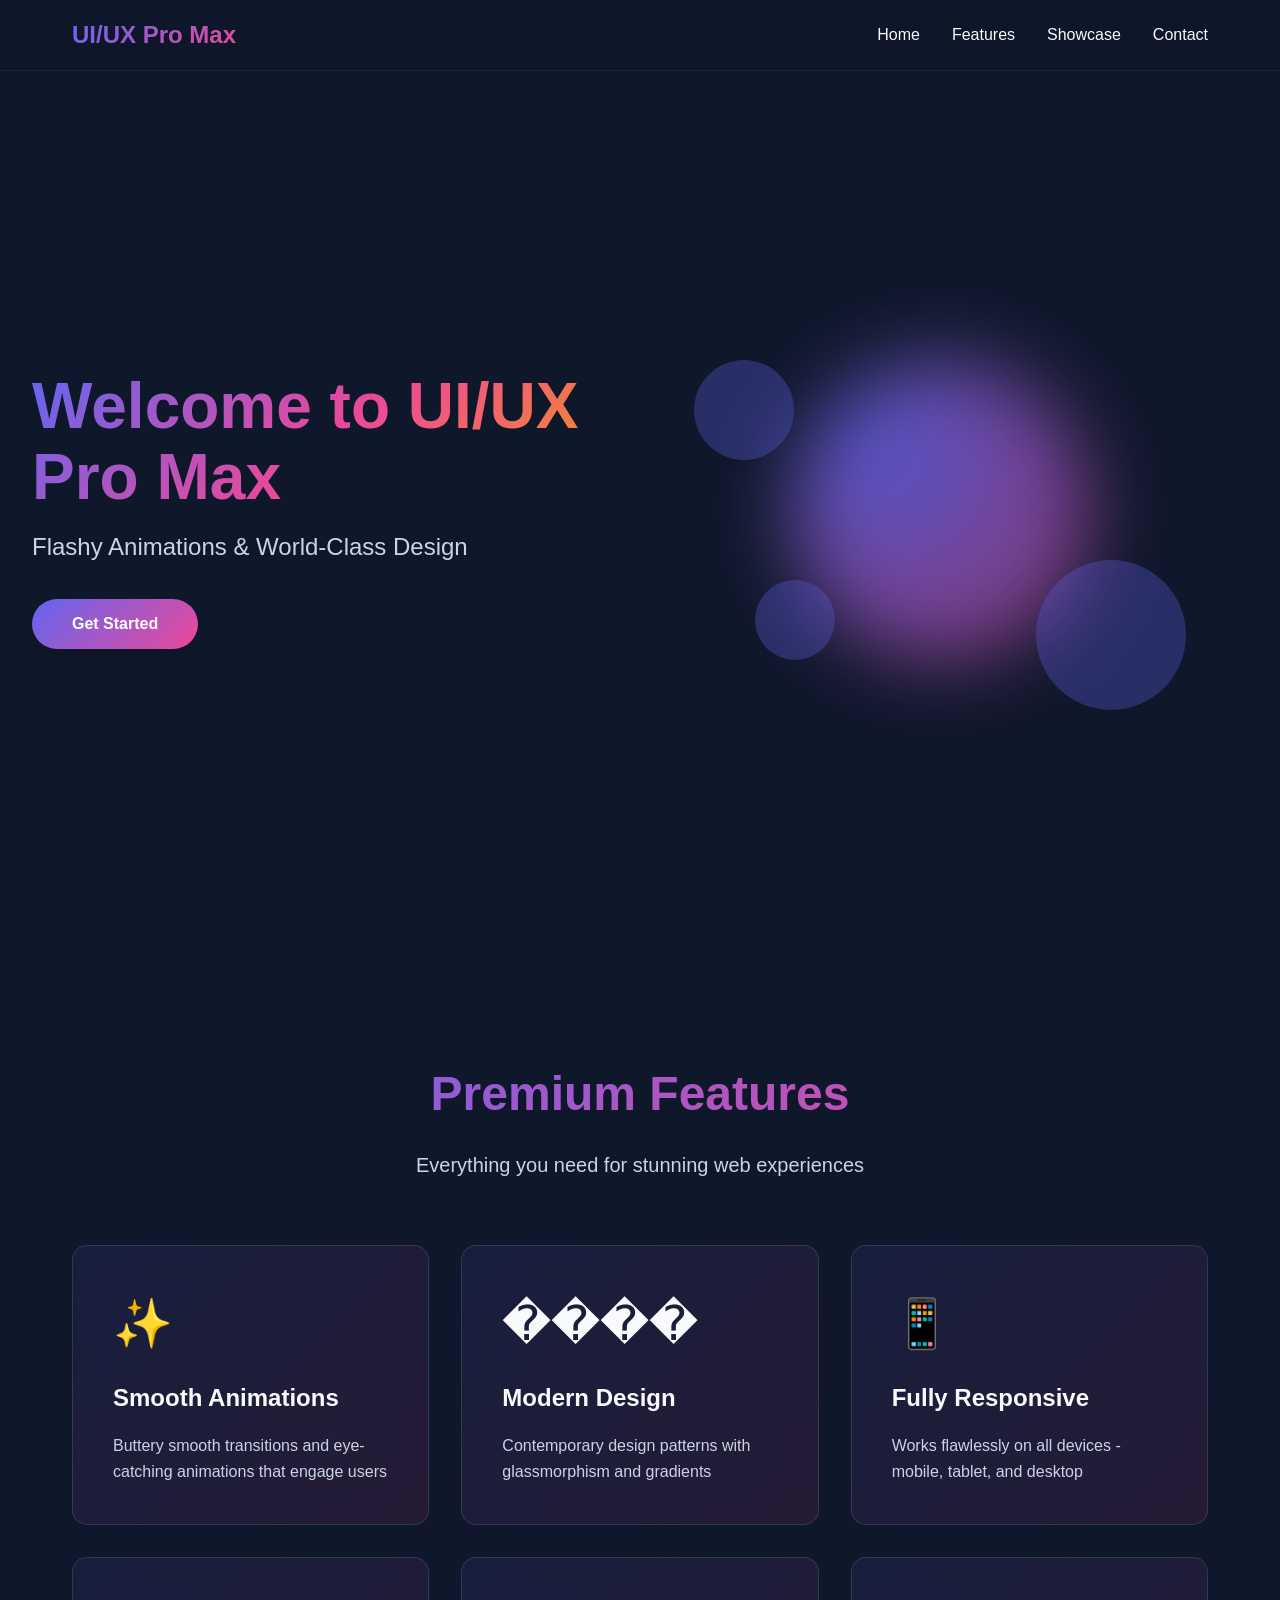
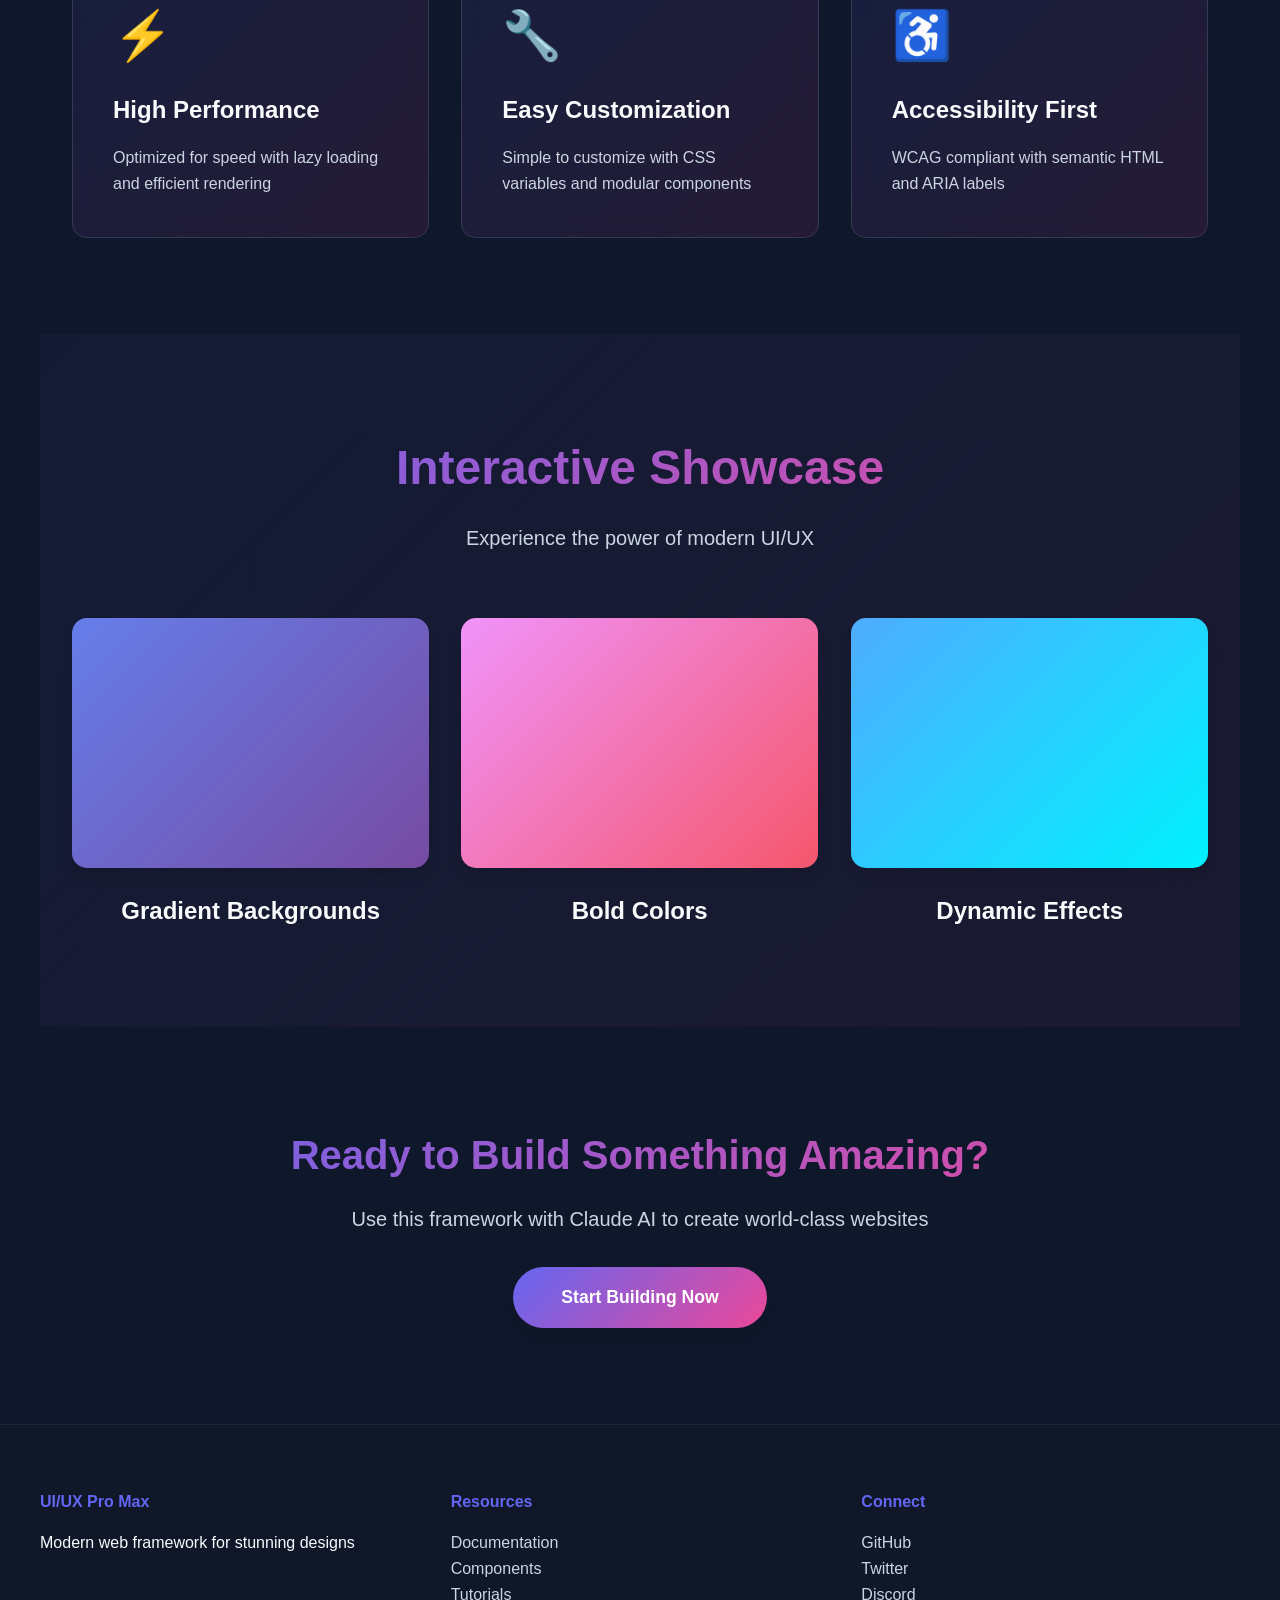
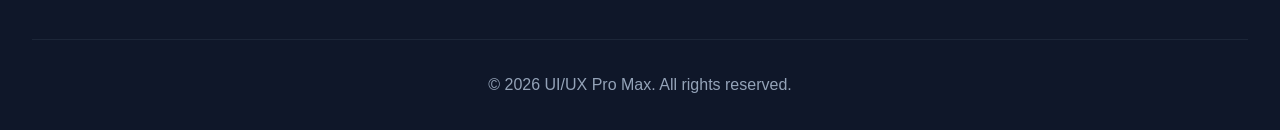
<file: index.html>
<!DOCTYPE html>
<html lang="en">
<head>
    <meta charset="UTF-8">
    <meta name="viewport" content="width=device-width, initial-scale=1.0">
    <title>UI/UX Pro Max - Modern Web Framework</title>
    <link rel="stylesheet" href="styles/main.css">
    <link rel="stylesheet" href="styles/animations.css">
</head>
<body>
    <!-- Navigation -->
    <nav class="navbar">
        <div class="nav-container">
            <div class="logo" data-aos="fade-right">UI/UX Pro Max</div>
            <ul class="nav-menu">
                <li><a href="#hero" class="nav-link">Home</a></li>
                <li><a href="#features" class="nav-link">Features</a></li>
                <li><a href="#showcase" class="nav-link">Showcase</a></li>
                <li><a href="#contact" class="nav-link">Contact</a></li>
            </ul>
            <div class="hamburger">
                <span></span>
                <span></span>
                <span></span>
            </div>
        </div>
    </nav>

    <!-- Hero Section -->
    <section id="hero" class="hero">
        <div class="hero-content">
            <h1 class="hero-title" data-aos="fade-up">Welcome to UI/UX Pro Max</h1>
            <p class="hero-subtitle" data-aos="fade-up" data-aos-delay="200">Flashy Animations & World-Class Design</p>
            <button class="cta-button" data-aos="fade-up" data-aos-delay="400">Get Started</button>
        </div>
        <div class="hero-animation">
            <div class="animated-sphere"></div>
            <div class="floating-shape shape-1"></div>
            <div class="floating-shape shape-2"></div>
            <div class="floating-shape shape-3"></div>
        </div>
    </section>

    <!-- Features Section -->
    <section id="features" class="features">
        <div class="section-header" data-aos="fade-up">
            <h2>Premium Features</h2>
            <p>Everything you need for stunning web experiences</p>
        </div>
        <div class="features-grid">
            <div class="feature-card" data-aos="fade-up" data-aos-delay="0">
                <div class="feature-icon">✨</div>
                <h3>Smooth Animations</h3>
                <p>Buttery smooth transitions and eye-catching animations that engage users</p>
            </div>
            <div class="feature-card" data-aos="fade-up" data-aos-delay="100">
                <div class="feature-icon">����</div>
                <h3>Modern Design</h3>
                <p>Contemporary design patterns with glassmorphism and gradients</p>
            </div>
            <div class="feature-card" data-aos="fade-up" data-aos-delay="200">
                <div class="feature-icon">📱</div>
                <h3>Fully Responsive</h3>
                <p>Works flawlessly on all devices - mobile, tablet, and desktop</p>
            </div>
            <div class="feature-card" data-aos="fade-up" data-aos-delay="300">
                <div class="feature-icon">⚡</div>
                <h3>High Performance</h3>
                <p>Optimized for speed with lazy loading and efficient rendering</p>
            </div>
            <div class="feature-card" data-aos="fade-up" data-aos-delay="400">
                <div class="feature-icon">🔧</div>
                <h3>Easy Customization</h3>
                <p>Simple to customize with CSS variables and modular components</p>
            </div>
            <div class="feature-card" data-aos="fade-up" data-aos-delay="500">
                <div class="feature-icon">♿</div>
                <h3>Accessibility First</h3>
                <p>WCAG compliant with semantic HTML and ARIA labels</p>
            </div>
        </div>
    </section>

    <!-- Showcase Section -->
    <section id="showcase" class="showcase">
        <div class="section-header" data-aos="fade-up">
            <h2>Interactive Showcase</h2>
            <p>Experience the power of modern UI/UX</p>
        </div>
        <div class="showcase-grid">
            <div class="showcase-item" data-aos="zoom-in">
                <div class="showcase-image gradient-1"></div>
                <h3>Gradient Backgrounds</h3>
            </div>
            <div class="showcase-item" data-aos="zoom-in" data-aos-delay="100">
                <div class="showcase-image gradient-2"></div>
                <h3>Bold Colors</h3>
            </div>
            <div class="showcase-item" data-aos="zoom-in" data-aos-delay="200">
                <div class="showcase-image gradient-3"></div>
                <h3>Dynamic Effects</h3>
            </div>
        </div>
    </section>

    <!-- CTA Section -->
    <section class="cta-section">
        <div class="cta-content" data-aos="fade-up">
            <h2>Ready to Build Something Amazing?</h2>
            <p>Use this framework with Claude AI to create world-class websites</p>
            <button class="cta-button primary">Start Building Now</button>
        </div>
    </section>

    <!-- Footer -->
    <footer id="contact" class="footer">
        <div class="footer-content">
            <div class="footer-section">
                <h4>UI/UX Pro Max</h4>
                <p>Modern web framework for stunning designs</p>
            </div>
            <div class="footer-section">
                <h4>Resources</h4>
                <ul>
                    <li><a href="#">Documentation</a></li>
                    <li><a href="#">Components</a></li>
                    <li><a href="#">Tutorials</a></li>
                </ul>
            </div>
            <div class="footer-section">
                <h4>Connect</h4>
                <ul>
                    <li><a href="#">GitHub</a></li>
                    <li><a href="#">Twitter</a></li>
                    <li><a href="#">Discord</a></li>
                </ul>
            </div>
        </div>
        <div class="footer-bottom">
            <p>&copy; 2026 UI/UX Pro Max. All rights reserved.</p>
        </div>
    </footer>

    <script src="js/animations.js"></script>
    <script src="js/interactions.js"></script>
</body>
</html>
</file>
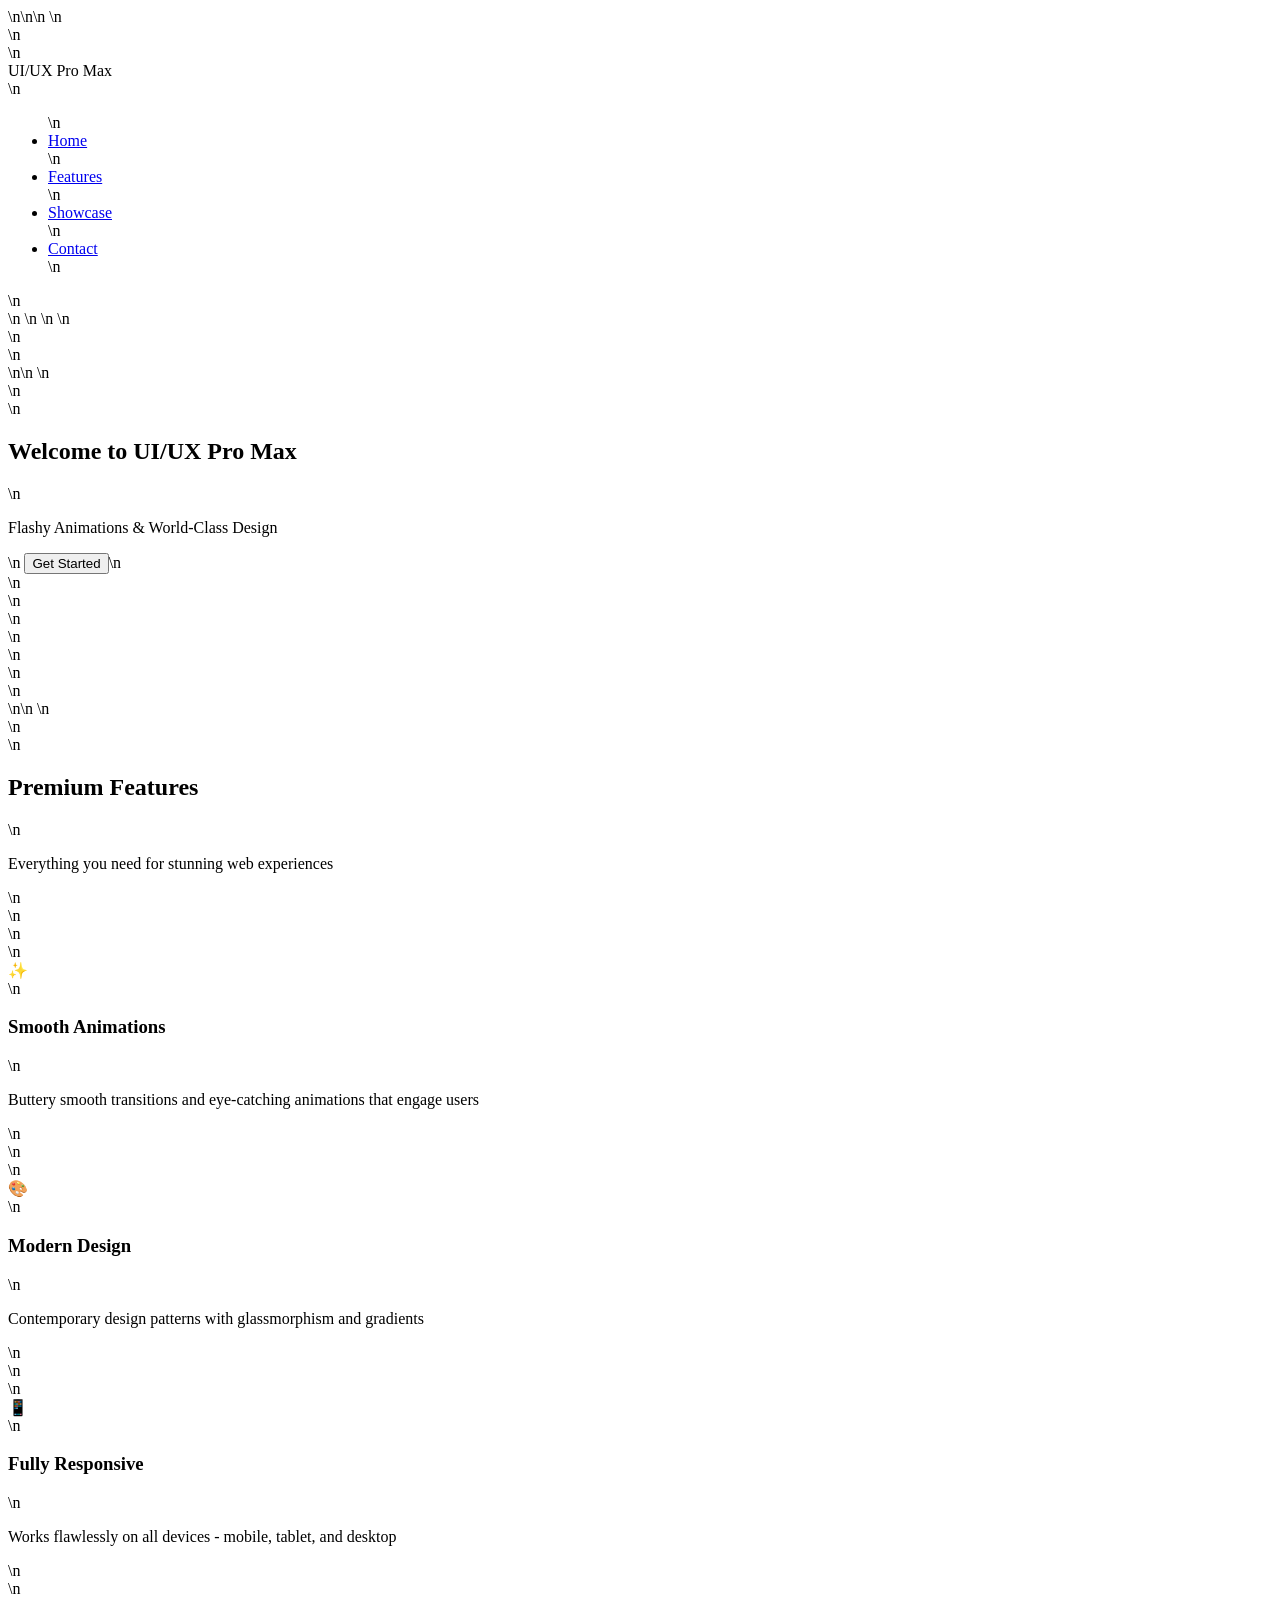
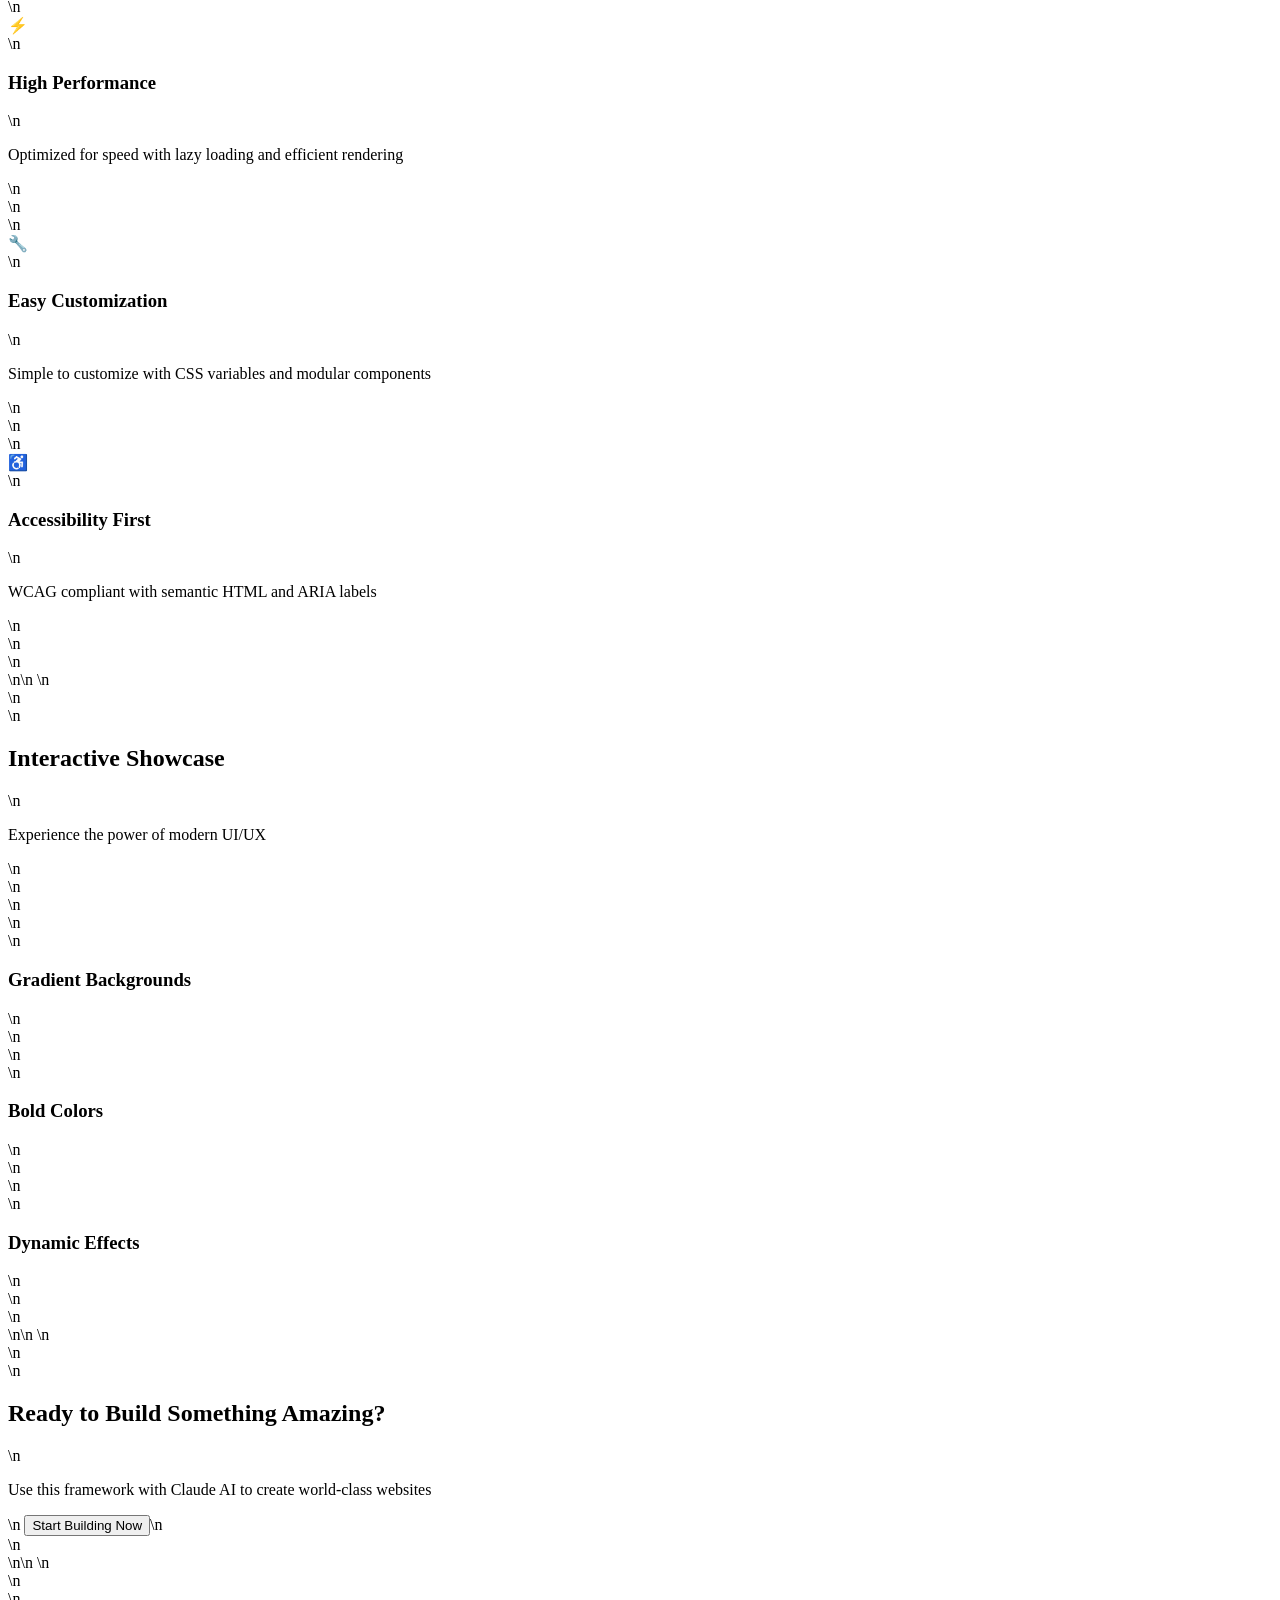
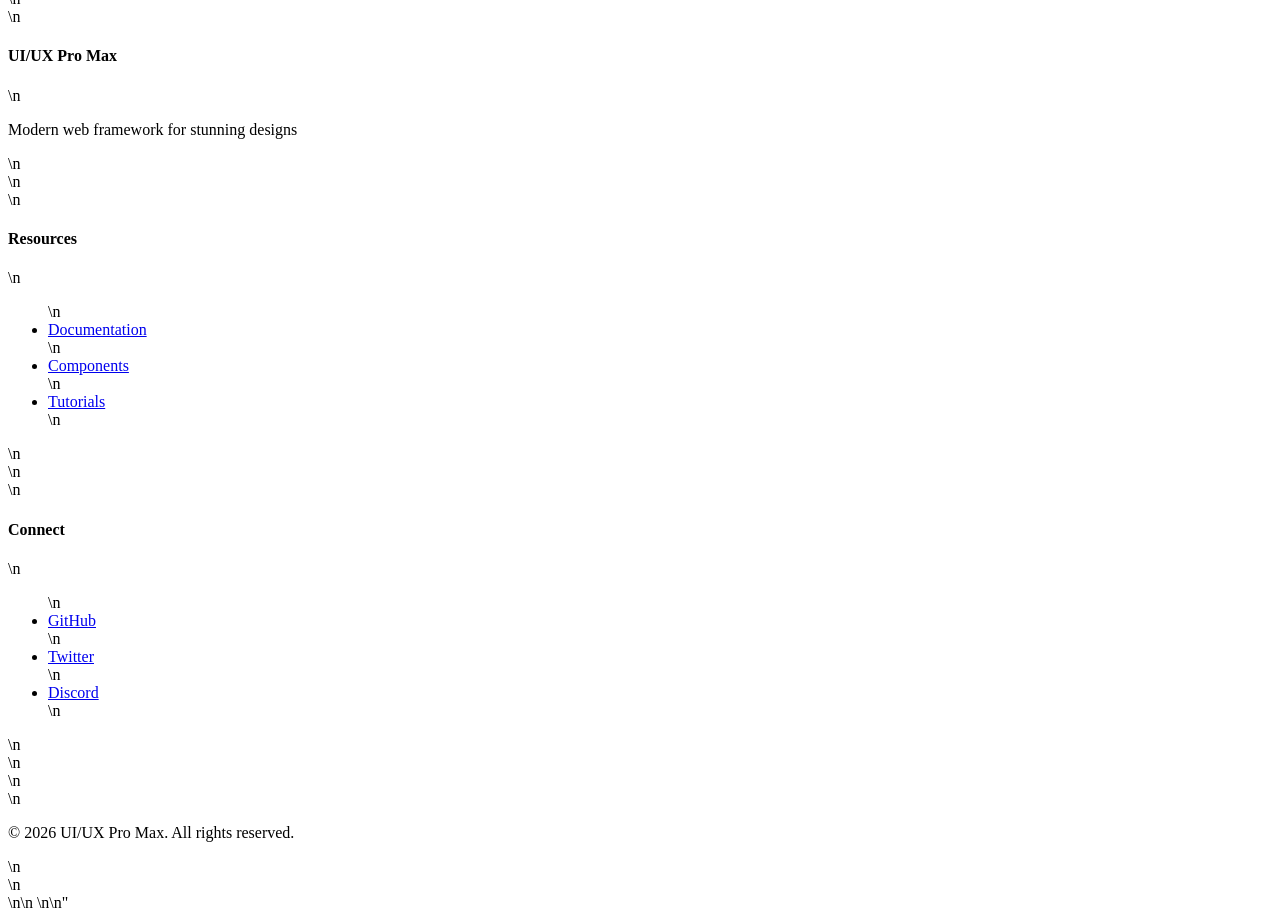
<file: single-page.html>
<!DOCTYPE html>
<html lang="en">
<head>
    <meta charset="UTF-8">
    <meta name="viewport" content="width=device-width, initial-scale=1.0">
    <title>UI/UX Pro Max - Modern Web Framework</title>
    <style>
        /* ============================================
           CORE STYLES & LAYOUT
           ============================================ */
        
        :root {
            --primary-color: #6366f1;
            --secondary-color: #ec4899;
            --accent-color: #f59e0b;
            --dark-bg: #0f172a;
            --light-bg: #f8fafc;
            --text-dark: #1e293b;
            --text-light: #f8fafc;
            --border-color: #e2e8f0;
            --shadow-sm: 0 1px 2px 0 rgba(0, 0, 0, 0.05);
            --shadow-md: 0 4px 6px -1px rgba(0, 0, 0, 0.1);
            --shadow-lg: 0 10px 15px -3px rgba(0, 0, 0, 0.1);
            --shadow-xl: 0 20px 25px -5px rgba(0, 0, 0, 0.1);\n        }\n\n        * {\n            margin: 0;\n            padding: 0;\n            box-sizing: border-box;\n        }\n\n        html {\n            scroll-behavior: smooth;\n        }\n\n        body {\n            font-family: 'Segoe UI', Tahoma, Geneva, Verdana, sans-serif;\n            background-color: var(--dark-bg);\n            color: var(--text-light);\n            line-height: 1.6;\n            overflow-x: hidden;\n        }\n\n        /* ============================================\n           NAVBAR STYLES\n           ============================================ */\n        \n        .navbar {\n            position: fixed;\n            top: 0;\n            width: 100%;\n            background: rgba(15, 23, 42, 0.95);\n            backdrop-filter: blur(10px);\n            border-bottom: 1px solid rgba(148, 163, 184, 0.1);\n            z-index: 1000;\n            padding: 1rem 0;\n        }\n\n        .nav-container {\n            max-width: 1200px;\n            margin: 0 auto;\n            display: flex;\n            justify-content: space-between;\n            align-items: center;\n            padding: 0 2rem;\n        }\n\n        .logo {\n            font-size: 1.5rem;\n            font-weight: 700;\n            background: linear-gradient(135deg, var(--primary-color), var(--secondary-color));\n            -webkit-background-clip: text;\n            -webkit-text-fill-color: transparent;\n            background-clip: text;\n        }\n\n        .nav-menu {\n            display: flex;\n            list-style: none;\n            gap: 2rem;\n        }\n\n        .nav-link {\n            color: var(--text-light);\n            text-decoration: none;\n            font-weight: 500;\n            position: relative;\n            transition: color 0.3s ease;\n        }\n\n        .nav-link::after {\n            content: '';\n            position: absolute;\n            bottom: -5px;\n            left: 0;\n            width: 0;\n            height: 2px;\n            background: linear-gradient(135deg, var(--primary-color), var(--secondary-color));\n            transition: width 0.3s ease;\n        }\n\n        .nav-link:hover::after {\n            width: 100%;\n        }\n\n        .hamburger {\n            display: none;\n            flex-direction: column;\n            cursor: pointer;\n        }\n\n        .hamburger span {\n            width: 25px;\n            height: 3px;\n            background-color: var(--text-light);\n            margin: 5px 0;\n            transition: 0.3s;\n        }\n\n        .hamburger.active span:nth-child(1) {\n            transform: rotate(45deg) translate(10px, 10px);\n        }\n\n        .hamburger.active span:nth-child(2) {\n            opacity: 0;\n        }\n\n        .hamburger.active span:nth-child(3) {\n            transform: rotate(-45deg) translate(7px, -7px);\n        }\n\n        .nav-menu.active {\n            display: flex;\n        }\n\n        /* ============================================\n           ANIMATIONS\n           ============================================ */\n        \n        @keyframes fadeIn {\n            from {\n                opacity: 0;\n            }\n            to {\n                opacity: 1;\n            }\n        }\n\n        @keyframes slideUp {\n            from {\n                transform: translateY(30px);\n                opacity: 0;\n            }\n            to {\n                transform: translateY(0);\n                opacity: 1;\n            }\n        }\n\n        @keyframes slideDown {\n            from {\n                transform: translateY(-30px);\n                opacity: 0;\n            }\n            to {\n                transform: translateY(0);\n                opacity: 1;\n            }\n        }\n\n        @keyframes slideLeft {\n            from {\n                transform: translateX(-30px);\n                opacity: 0;\n            }\n            to {\n                transform: translateX(0);\n                opacity: 1;\n            }\n        }\n\n        @keyframes slideRight {\n            from {\n                transform: translateX(30px);\n                opacity: 0;\n            }\n            to {\n                transform: translateX(0);\n                opacity: 1;\n            }\n        }\n\n        @keyframes zoomIn {\n            from {\n                transform: scale(0.8);\n                opacity: 0;\n            }\n            to {\n                transform: scale(1);\n                opacity: 1;\n            }\n        }\n\n        @keyframes bounce {\n            0%, 100% {\n                transform: translateY(0);\n            }\n            50% {\n                transform: translateY(-20px);\n            }\n        }\n\n        @keyframes pulse {\n            0%, 100% {\n                opacity: 1;\n            }\n            50% {\n                opacity: 0.5;\n            }\n        }\n\n        @keyframes rotate {\n            from {\n                transform: rotate(0deg);\n            }\n            to {\n                transform: rotate(360deg);\n            }\n        }\n\n        @keyframes glow {\n            0%, 100% {\n                box-shadow: 0 0 5px rgba(99, 102, 241, 0.5), 0 0 10px rgba(99, 102, 241, 0.3);\n            }\n            50% {\n                box-shadow: 0 0 20px rgba(99, 102, 241, 0.8), 0 0 30px rgba(99, 102, 241, 0.5);\n            }\n        }\n\n        @keyframes shimmer {\n            0% {\n                background-position: -1000px 0;\n            }\n            100% {\n                background-position: 1000px 0;\n            }\n        }\n\n        @keyframes wave {\n            0%, 100% {\n                transform: rotate(0deg);\n            }\n            25% {\n                transform: rotate(10deg);\n            }\n            75% {\n                transform: rotate(-10deg);\n            }\n        }\n\n        @keyframes flip {\n            from {\n                transform: rotateY(0deg);\n            }\n            to {\n                transform: rotateY(360deg);\n            }\n        }\n\n        @keyframes gradientShift {\n            0% {\n                background-position: 0% 50%;\n            }\n            50% {\n                background-position: 100% 50%;\n            }\n            100% {\n                background-position: 0% 50%;\n            }\n        }\n\n        @keyframes scalePulse {\n            0%, 100% {\n                transform: scale(1);\n            }\n            50% {\n                transform: scale(1.1);\n            }\n        }\n\n        @keyframes float {\n            0%, 100% {\n                transform: translateY(0px);\n            }\n            50% {\n                transform: translateY(-30px);\n            }\n        }\n\n        @keyframes swing {\n            20% {\n                transform: rotate(15deg);\n            }\n            40% {\n                transform: rotate(-10deg);\n            }\n            60% {\n                transform: rotate(5deg);\n            }\n            80% {\n                transform: rotate(-5deg);\n            }\n            100% {\n                transform: rotate(0deg);\n            }\n        }\n\n        @keyframes bounceIn {\n            0% {\n                transform: scale(0);\n                opacity: 0;\n            }\n            50% {\n                opacity: 1;\n            }\n            100% {\n                transform: scale(1);\n                opacity: 1;\n            }\n        }\n\n        @keyframes fadeInUp {\n            from {\n                opacity: 0;\n                transform: translateY(20px);\n            }\n            to {\n                opacity: 1;\n                transform: translateY(0);\n            }\n        }\n\n        @keyframes fadeInDown {\n            from {\n                opacity: 0;\n                transform: translateY(-20px);\n            }\n            to {\n                opacity: 1;\n                transform: translateY(0);\n            }\n        }\n\n        .animate-fadeIn {\n            animation: fadeIn 0.6s ease-in-out;\n        }\n\n        .animate-slideUp {\n            animation: slideUp 0.6s ease-out;\n        }\n\n        .animate-slideDown {\n            animation: slideDown 0.6s ease-out;\n        }\n\n        .animate-zoomIn {\n            animation: zoomIn 0.6s ease-out;\n        }\n\n        .animate-bounce {\n            animation: bounce 1s ease-in-out infinite;\n        }\n\n        .animate-pulse {\n            animation: pulse 2s ease-in-out infinite;\n        }\n\n        .animate-spin {\n            animation: rotate 2s linear infinite;\n        }\n\n        .animate-glow {\n            animation: glow 2s ease-in-out infinite;\n        }\n\n        .animate-wave {\n            animation: wave 1s ease-in-out infinite;\n        }\n\n        /* ============================================\n           HERO SECTION\n           ============================================ */\n        \n        .hero {\n            min-height: 100vh;\n            display: flex;\n            align-items: center;\n            justify-content: space-between;\n            padding: 2rem;\n            margin-top: 60px;\n            position: relative;\n            overflow: hidden;\n        }\n\n        .hero-content {\n            flex: 1;\n            z-index: 10;\n            max-width: 600px;\n        }\n\n        .hero-title {\n            font-size: 4rem;\n            font-weight: 800;\n            margin-bottom: 1rem;\n            line-height: 1.1;\n            background: linear-gradient(135deg, var(--primary-color), var(--secondary-color), var(--accent-color));\n            -webkit-background-clip: text;\n            -webkit-text-fill-color: transparent;\n            background-clip: text;\n        }\n\n        .hero-subtitle {\n            font-size: 1.5rem;\n            color: #cbd5e1;\n            margin-bottom: 2rem;\n            font-weight: 300;\n        }\n\n        .cta-button {\n            padding: 1rem 2.5rem;\n            font-size: 1rem;\n            font-weight: 600;\n            border: none;\n            border-radius: 50px;\n            background: linear-gradient(135deg, var(--primary-color), var(--secondary-color));\n            color: white;\n            cursor: pointer;\n            transition: all 0.3s ease;\n            box-shadow: var(--shadow-lg);\n            position: relative;\n            overflow: hidden;\n        }\n\n        .cta-button:hover {\n            transform: translateY(-3px);\n            box-shadow: var(--shadow-xl);\n        }\n\n        .cta-button:active {\n            transform: scale(0.95);\n        }\n\n        .cta-button.primary {\n            padding: 1.25rem 3rem;\n            font-size: 1.1rem;\n        }\n\n        .hero-animation {\n            flex: 1;\n            position: relative;\n            height: 500px;\n        }\n\n        .animated-sphere {\n            position: absolute;\n            width: 300px;\n            height: 300px;\n            border-radius: 50%;\n            background: radial-gradient(circle at 30% 30%, rgba(99, 102, 241, 0.8), rgba(236, 72, 153, 0.6));\n            top: 50%;\n            left: 50%;\n            transform: translate(-50%, -50%);\n            animation: float 6s ease-in-out infinite;\n            filter: blur(40px);\n        }\n\n        .floating-shape {\n            position: absolute;\n            border-radius: 50%;\n            background: rgba(99, 102, 241, 0.3);\n            backdrop-filter: blur(10px);\n        }\n\n        .shape-1 {\n            width: 100px;\n            height: 100px;\n            top: 20%;\n            left: 10%;\n            animation: float 8s ease-in-out infinite;\n        }\n\n        .shape-2 {\n            width: 150px;\n            height: 150px;\n            top: 60%;\n            right: 10%;\n            animation: float 10s ease-in-out infinite reverse;\n        }\n\n        .shape-3 {\n            width: 80px;\n            height: 80px;\n            bottom: 20%;\n            left: 20%;\n            animation: float 7s ease-in-out infinite;\n        }\n\n        /* ============================================\n           FEATURES SECTION\n           ============================================ */\n        \n        .features {\n            padding: 6rem 2rem;\n            max-width: 1200px;\n            margin: 0 auto;\n        }\n\n        .section-header {\n            text-align: center;\n            margin-bottom: 4rem;\n        }\n\n        .section-header h2 {\n            font-size: 3rem;\n            margin-bottom: 1rem;\n            background: linear-gradient(135deg, var(--primary-color), var(--secondary-color));\n            -webkit-background-clip: text;\n            -webkit-text-fill-color: transparent;\n            background-clip: text;\n        }\n\n        .section-header p {\n            font-size: 1.25rem;\n            color: #cbd5e1;\n        }\n\n        .features-grid {\n            display: grid;\n            grid-template-columns: repeat(auto-fit, minmax(300px, 1fr));\n            gap: 2rem;\n        }\n\n        .feature-card {\n            padding: 2.5rem;\n            background: linear-gradient(135deg, rgba(99, 102, 241, 0.1), rgba(236, 72, 153, 0.1));\n            border: 1px solid rgba(148, 163, 184, 0.2);\n            border-radius: 15px;\n            backdrop-filter: blur(10px);\n            transition: all 0.3s ease;\n            cursor: pointer;\n            position: relative;\n            overflow: hidden;\n        }\n\n        .feature-card::before {\n            content: '';\n            position: absolute;\n            top: 0;\n            left: -100%;\n            width: 100%;\n            height: 100%;\n            background: linear-gradient(90deg, transparent, rgba(255, 255, 255, 0.1), transparent);\n            transition: left 0.5s ease;\n        }\n\n        .feature-card:hover::before {\n            left: 100%;\n        }\n\n        .feature-card:hover {\n            transform: translateY(-10px);\n            border-color: var(--primary-color);\n            box-shadow: 0 0 20px rgba(99, 102, 241, 0.3);\n        }\n\n        .feature-icon {\n            font-size: 3rem;\n            margin-bottom: 1rem;\n        }\n\n        .feature-card h3 {\n            font-size: 1.5rem;\n            margin-bottom: 1rem;\n        }\n\n        .feature-card p {\n            color: #cbd5e1;\n            line-height: 1.6;\n        }\n\n        /* ============================================\n           SHOWCASE SECTION\n           ============================================ */\n        \n        .showcase {\n            padding: 6rem 2rem;\n            background: linear-gradient(135deg, rgba(99, 102, 241, 0.05), rgba(236, 72, 153, 0.05));\n            max-width: 1200px;\n            margin: 0 auto;\n        }\n\n        .showcase-grid {\n            display: grid;\n            grid-template-columns: repeat(auto-fit, minmax(250px, 1fr));\n            gap: 2rem;\n            margin-top: 3rem;\n        }\n\n        .showcase-item {\n            text-align: center;\n            cursor: pointer;\n        }\n\n        .showcase-image {\n            width: 100%;\n            height: 250px;\n            border-radius: 15px;\n            margin-bottom: 1.5rem;\n            transition: all 0.3s ease;\n            box-shadow: var(--shadow-lg);\n        }\n\n        .showcase-item:hover .showcase-image {\n            transform: scale(1.05) rotate(2deg);\n            box-shadow: var(--shadow-xl);\n        }\n\n        .gradient-1 {\n            background: linear-gradient(135deg, #667eea 0%, #764ba2 100%);\n        }\n\n        .gradient-2 {\n            background: linear-gradient(135deg, #f093fb 0%, #f5576c 100%);\n        }\n\n        .gradient-3 {\n            background: linear-gradient(135deg, #4facfe 0%, #00f2fe 100%);\n        }\n\n        .showcase-item h3 {\n            font-size: 1.5rem;\n        }\n\n        /* ============================================\n           CTA SECTION\n           ============================================ */\n        \n        .cta-section {\n            padding: 6rem 2rem;\n            text-align: center;\n        }\n\n        .cta-content h2 {\n            font-size: 2.5rem;\n            margin-bottom: 1rem;\n            background: linear-gradient(135deg, var(--primary-color), var(--secondary-color));\n            -webkit-background-clip: text;\n            -webkit-text-fill-color: transparent;\n            background-clip: text;\n        }\n\n        .cta-content p {\n            font-size: 1.25rem;\n            color: #cbd5e1;\n            margin-bottom: 2rem;\n        }\n\n        /* ============================================\n           FOOTER\n           ============================================ */\n        \n        .footer {\n            background: rgba(15, 23, 42, 0.8);\n            border-top: 1px solid rgba(148, 163, 184, 0.1);\n            padding: 4rem 2rem 2rem;\n        }\n\n        .footer-content {\n            max-width: 1200px;\n            margin: 0 auto;\n            display: grid;\n            grid-template-columns: repeat(auto-fit, minmax(250px, 1fr));\n            gap: 2rem;\n            margin-bottom: 2rem;\n        }\n\n        .footer-section h4 {\n            margin-bottom: 1rem;\n            color: var(--primary-color);\n        }\n\n        .footer-section ul {\n            list-style: none;\n        }\n\n        .footer-section a {\n            color: #cbd5e1;\n            text-decoration: none;\n            transition: color 0.3s ease;\n        }\n\n        .footer-section a:hover {\n            color: var(--primary-color);\n        }\n\n        .footer-bottom {\n            text-align: center;\n            padding-top: 2rem;\n            border-top: 1px solid rgba(148, 163, 184, 0.1);\n            color: #94a3b8;\n        }\n\n        /* ============================================\n           RIPPLE EFFECT\n           ============================================ */\n        \n        .ripple {\n            position: absolute;\n            border-radius: 50%;\n            background: rgba(255, 255, 255, 0.5);\n            transform: scale(0);\n            animation: ripple-animation 0.6s ease-out;\n            pointer-events: none;\n        }\n\n        @keyframes ripple-animation {\n            to {\n                transform: scale(4);\n                opacity: 0;\n            }\n        }\n\n        /* ============================================\n           SCROLL PROGRESS BAR\n           ============================================ */\n        \n        .scroll-progress {\n            position: fixed;\n            top: 0;\n            left: 0;\n            height: 3px;\n            background: linear-gradient(90deg, #6366f1, #ec4899);\n            width: 0%;\n            z-index: 9999;\n            transition: width 0.1s ease;\n        }\n\n        /* ============================================\n           RESPONSIVE DESIGN\n           ============================================ */\n        \n        @media (max-width: 768px) {\n            .hamburger {\n                display: flex;\n            }\n\n            .nav-menu {\n                position: absolute;\n                left: -100%;\n                top: 70px;\n                flex-direction: column;\n                background-color: rgba(15, 23, 42, 0.98);\n                width: 100%;\n                text-align: center;\n                transition: 0.3s;\n                box-shadow: 0 10px 27px rgba(0, 0, 0, 0.05);\n                padding: 2rem 0;\n            }\n\n            .nav-menu.active {\n                left: 0;\n            }\n\n            .nav-menu li {\n                margin: 2rem 0;\n            }\n\n            .hero {\n                flex-direction: column;\n                text-align: center;\n            }\n\n            .hero-title {\n                font-size: 2.5rem;\n            }\n\n            .hero-subtitle {\n                font-size: 1.25rem;\n            }\n\n            .hero-animation {\n                margin-top: 2rem;\n                height: 300px;\n            }\n\n            .section-header h2 {\n                font-size: 2rem;\n            }\n\n            .cta-content h2 {\n                font-size: 1.75rem;\n            }\n        }\n    </style>\n</head>\n<body>\n    <!-- Navigation -->\n    <nav class=\"navbar\">\n        <div class=\"nav-container\">\n            <div class=\"logo\">UI/UX Pro Max</div>\n            <ul class=\"nav-menu\">\n                <li><a href=\"#hero\" class=\"nav-link\">Home</a></li>\n                <li><a href=\"#features\" class=\"nav-link\">Features</a></li>\n                <li><a href=\"#showcase\" class=\"nav-link\">Showcase</a></li>\n                <li><a href=\"#contact\" class=\"nav-link\">Contact</a></li>\n            </ul>\n            <div class=\"hamburger\">\n                <span></span>\n                <span></span>\n                <span></span>\n            </div>\n        </div>\n    </nav>\n\n    <!-- Hero Section -->\n    <section id=\"hero\" class=\"hero\">\n        <div class=\"hero-content\">\n            <h1 class=\"hero-title animate-slideUp\">Welcome to UI/UX Pro Max</h1>\n            <p class=\"hero-subtitle animate-slideUp\" style=\"animation-delay: 200ms;\">Flashy Animations & World-Class Design</p>\n            <button class=\"cta-button animate-slideUp\" style=\"animation-delay: 400ms;\">Get Started</button>\n        </div>\n        <div class=\"hero-animation\">\n            <div class=\"animated-sphere\"></div>\n            <div class=\"floating-shape shape-1\"></div>\n            <div class=\"floating-shape shape-2\"></div>\n            <div class=\"floating-shape shape-3\"></div>\n        </div>\n    </section>\n\n    <!-- Features Section -->\n    <section id=\"features\" class=\"features\">\n        <div class=\"section-header animate-slideUp\">\n            <h2>Premium Features</h2>\n            <p>Everything you need for stunning web experiences</p>\n        </div>\n        <div class=\"features-grid\">\n            <div class=\"feature-card animate-slideUp\" style=\"animation-delay: 0ms;\">\n                <div class=\"feature-icon\">✨</div>\n                <h3>Smooth Animations</h3>\n                <p>Buttery smooth transitions and eye-catching animations that engage users</p>\n            </div>\n            <div class=\"feature-card animate-slideUp\" style=\"animation-delay: 100ms;\">\n                <div class=\"feature-icon\">🎨</div>\n                <h3>Modern Design</h3>\n                <p>Contemporary design patterns with glassmorphism and gradients</p>\n            </div>\n            <div class=\"feature-card animate-slideUp\" style=\"animation-delay: 200ms;\">\n                <div class=\"feature-icon\">📱</div>\n                <h3>Fully Responsive</h3>\n                <p>Works flawlessly on all devices - mobile, tablet, and desktop</p>\n            </div>\n            <div class=\"feature-card animate-slideUp\" style=\"animation-delay: 300ms;\">\n                <div class=\"feature-icon\">⚡</div>\n                <h3>High Performance</h3>\n                <p>Optimized for speed with lazy loading and efficient rendering</p>\n            </div>\n            <div class=\"feature-card animate-slideUp\" style=\"animation-delay: 400ms;\">\n                <div class=\"feature-icon\">🔧</div>\n                <h3>Easy Customization</h3>\n                <p>Simple to customize with CSS variables and modular components</p>\n            </div>\n            <div class=\"feature-card animate-slideUp\" style=\"animation-delay: 500ms;\">\n                <div class=\"feature-icon\">♿</div>\n                <h3>Accessibility First</h3>\n                <p>WCAG compliant with semantic HTML and ARIA labels</p>\n            </div>\n        </div>\n    </section>\n\n    <!-- Showcase Section -->\n    <section id=\"showcase\" class=\"showcase\">\n        <div class=\"section-header animate-slideUp\">\n            <h2>Interactive Showcase</h2>\n            <p>Experience the power of modern UI/UX</p>\n        </div>\n        <div class=\"showcase-grid\">\n            <div class=\"showcase-item animate-zoomIn\" style=\"animation-delay: 0ms;\">\n                <div class=\"showcase-image gradient-1\"></div>\n                <h3>Gradient Backgrounds</h3>\n            </div>\n            <div class=\"showcase-item animate-zoomIn\" style=\"animation-delay: 100ms;\">\n                <div class=\"showcase-image gradient-2\"></div>\n                <h3>Bold Colors</h3>\n            </div>\n            <div class=\"showcase-item animate-zoomIn\" style=\"animation-delay: 200ms;\">\n                <div class=\"showcase-image gradient-3\"></div>\n                <h3>Dynamic Effects</h3>\n            </div>\n        </div>\n    </section>\n\n    <!-- CTA Section -->\n    <section class=\"cta-section\">\n        <div class=\"cta-content animate-slideUp\">\n            <h2>Ready to Build Something Amazing?</h2>\n            <p>Use this framework with Claude AI to create world-class websites</p>\n            <button class=\"cta-button primary\">Start Building Now</button>\n        </div>\n    </section>\n\n    <!-- Footer -->\n    <footer id=\"contact\" class=\"footer\">\n        <div class=\"footer-content\">\n            <div class=\"footer-section\">\n                <h4>UI/UX Pro Max</h4>\n                <p>Modern web framework for stunning designs</p>\n            </div>\n            <div class=\"footer-section\">\n                <h4>Resources</h4>\n                <ul>\n                    <li><a href=\"#\">Documentation</a></li>\n                    <li><a href=\"#\">Components</a></li>\n                    <li><a href=\"#\">Tutorials</a></li>\n                </ul>\n            </div>\n            <div class=\"footer-section\">\n                <h4>Connect</h4>\n                <ul>\n                    <li><a href=\"#\">GitHub</a></li>\n                    <li><a href=\"#\">Twitter</a></li>\n                    <li><a href=\"#\">Discord</a></li>\n                </ul>\n            </div>\n        </div>\n        <div class=\"footer-bottom\">\n            <p>&copy; 2026 UI/UX Pro Max. All rights reserved.</p>\n        </div>\n    </footer>\n\n    <script>\n        // ============================================\n        // ANIMATION OBSERVER\n        // ============================================\n        \n        class AnimationObserver {\n            constructor() {\n                this.observerOptions = {\n                    threshold: 0.1,\n                    rootMargin: '0px 0px -100px 0px'\n                };\n                this.observer = new IntersectionObserver(\n                    this.handleIntersection.bind(this),\n                    this.observerOptions\n                );\n                this.init();\n            }\n\n            init() {\n                const elements = document.querySelectorAll('[data-aos]');\n                elements.forEach(el => this.observer.observe(el));\n            }\n\n            handleIntersection(entries) {\n                entries.forEach(entry => {\n                    if (entry.isIntersecting) {\n                        const animationType = entry.target.getAttribute('data-aos') || 'fade-up';\n                        const delay = entry.target.getAttribute('data-aos-delay') || '0';\n                        this.applyAnimation(entry.target, animationType, delay);\n                        this.observer.unobserve(entry.target);\n                    }\n                });\n            }\n\n            applyAnimation(element, type, delay) {\n                const animationMap = {\n                    'fade-up': 'slideUp',\n                    'fade-down': 'slideDown',\n                    'fade-left': 'slideLeft',\n                    'fade-right': 'slideRight',\n                    'zoom-in': 'zoomIn',\n                    'fade': 'fadeIn'\n                };\n\n                const animation = animationMap[type] || 'slideUp';\n                element.style.animation = `${animation} 0.6s ease-out ${delay}ms forwards`;\n                element.style.opacity = '0';\n                element.style.animationFillMode = 'forwards';\n            }\n        }\n\n        // ============================================\n        // SMOOTH SCROLL\n        // ============================================\n        \n        function setupSmoothScroll() {\n            document.querySelectorAll('a[href^=\"#\"]').forEach(anchor => {\n                anchor.addEventListener('click', function(e) {\n                    e.preventDefault();\n                    const target = document.querySelector(this.getAttribute('href'));\n                    if (target) {\n                        target.scrollIntoView({ behavior: 'smooth', block: 'start' });\n                    }\n                });\n            });\n        }\n\n        // ============================================\n        // PARALLAX EFFECT\n        // ============================================\n        \n        function setupParallax() {\n            const parallaxElements = document.querySelectorAll('.parallax');\n            \n            window.addEventListener('scroll', () => {\n                parallaxElements.forEach(el => {\n                    const scrollPosition = window.pageYOffset;\n                    const elementOffset = el.offsetTop;\n                    const distance = scrollPosition - elementOffset;\n                    el.style.transform = `translateY(${distance * 0.5}px)`;\n                });\n            });\n        }\n\n        // ============================================\n        // MOUSE FOLLOW ANIMATION\n        // ============================================\n        \n        function setupMouseFollow() {\n            const followElement = document.querySelector('.hero-animation');\n            if (!followElement) return;\n\n            document.addEventListener('mousemove', (e) => {\n                const x = (e.clientX / window.innerWidth) * 20;\n                const y = (e.clientY / window.innerHeight) * 20;\n                followElement.style.transform = `translate(${x}px, ${y}px)`;\n            });\n        }\n\n        // ============================================\n        // MOBILE MENU TOGGLE\n        // ============================================\n        \n        function setupMobileMenu() {\n            const hamburger = document.querySelector('.hamburger');\n            const navMenu = document.querySelector('.nav-menu');\n\n            if (!hamburger) return;\n\n            hamburger.addEventListener('click', () => {\n                hamburger.classList.toggle('active');\n                navMenu.classList.toggle('active');\n            });\n\n            navMenu.querySelectorAll('a').forEach(link => {\n                link.addEventListener('click', () => {\n                    hamburger.classList.remove('active');\n                    navMenu.classList.remove('active');\n                });\n            });\n        }\n\n        // ============================================\n        // NAVBAR SCROLL EFFECT\n        // ============================================\n        \n        function setupNavbarScroll() {\n            const navbar = document.querySelector('.navbar');\n            \n            window.addEventListener('scroll', () => {\n                if (window.scrollY > 50) {\n                    navbar.style.background = 'rgba(15, 23, 42, 0.98)';\n                    navbar.style.boxShadow = '0 2px 10px rgba(0, 0, 0, 0.1)';\n                } else {\n                    navbar.style.background = 'rgba(15, 23, 42, 0.95)';\n                    navbar.style.boxShadow = 'none';\n                }\n            });\n        }\n\n        // ============================================\n        // BUTTON EFFECTS\n        // ============================================\n        \n        function setupButtonEffects() {\n            const buttons = document.querySelectorAll('.cta-button');\n            \n            buttons.forEach(button => {\n                button.addEventListener('mousedown', function() {\n                    this.style.transform = 'scale(0.95)';\n                });\n                \n                button.addEventListener('mouseup', function() {\n                    this.style.transform = 'translateY(-3px)';\n                });\n                \n                button.addEventListener('mouseleave', function() {\n                    this.style.transform = 'translateY(0)';\n                });\n            });\n        }\n\n        // ============================================\n        // CARD TILT EFFECT\n        // ============================================\n        \n        function setupCardTilt() {\n            const cards = document.querySelectorAll('.feature-card, .showcase-item');\n            \n            cards.forEach(card => {\n                card.addEventListener('mousemove', function(e) {\n                    const rect = this.getBoundingClientRect();\n                    const x = e.clientX - rect.left;\n                    const y = e.clientY - rect.top;\n                    \n                    const centerX = rect.width / 2;\n                    const centerY = rect.height / 2;\n                    \n                    const rotateX = (y - centerY) / 10;\n                    const rotateY = (centerX - x) / 10;\n                    \n                    this.style.transform = `perspective(1000px) rotateX(${rotateX}deg) rotateY(${rotateY}deg) scale(1.05)`;\n                });\n                \n                card.addEventListener('mouseleave', function() {\n                    this.style.transform = 'perspective(1000px) rotateX(0) rotateY(0) scale(1)';\n                });\n            });\n        }\n\n        // ============================================\n        // SCROLL PROGRESS BAR\n        // ============================================\n        \n        function setupScrollProgress() {\n            const progressBar = document.createElement('div');\n            progressBar.className = 'scroll-progress';\n            document.body.appendChild(progressBar);\n            \n            window.addEventListener('scroll', () => {\n                const windowHeight = document.documentElement.scrollHeight - window.innerHeight;\n                const scrolled = (window.scrollY / windowHeight) * 100;\n                progressBar.style.width = scrolled + '%';\n            });\n        }\n\n        // ============================================\n        // RIPPLE EFFECT\n        // ============================================\n        \n        function setupRippleEffect() {\n            document.addEventListener('click', (e) => {\n                if (e.target.closest('.cta-button')) {\n                    const button = e.target.closest('.cta-button');\n                    const ripple = document.createElement('span');\n                    const rect = button.getBoundingClientRect();\n                    const size = Math.max(rect.width, rect.height);\n                    const x = e.clientX - rect.left - size / 2;\n                    const y = e.clientY - rect.top - size / 2;\n\n                    ripple.style.width = ripple.style.height = size + 'px';\n                    ripple.style.left = x + 'px';\n                    ripple.style.top = y + 'px';\n                    ripple.className = 'ripple';\n\n                    button.appendChild(ripple);\n                    setTimeout(() => ripple.remove(), 600);\n                }\n            });\n        }\n\n        // ============================================\n        // INITIALIZE ALL\n        // ============================================\n        \n        document.addEventListener('DOMContentLoaded', () => {\n            new AnimationObserver();\n            setupSmoothScroll();\n            setupParallax();\n            setupMouseFollow();\n            setupMobileMenu();\n            setupNavbarScroll();\n            setupButtonEffects();\n            setupCardTilt();\n            setupScrollProgress();\n            setupRippleEffect();\n        });\n    </script>\n</body>\n</html>"
</file>
<file: styles/main.css>
:root {
    --primary-color: #6366f1;
    --secondary-color: #ec4899;
    --accent-color: #f59e0b;
    --dark-bg: #0f172a;
    --light-bg: #f8fafc;
    --text-dark: #1e293b;
    --text-light: #f8fafc;
    --border-color: #e2e8f0;
    --shadow-sm: 0 1px 2px 0 rgba(0, 0, 0, 0.05);
    --shadow-md: 0 4px 6px -1px rgba(0, 0, 0, 0.1);
    --shadow-lg: 0 10px 15px -3px rgba(0, 0, 0, 0.1);
    --shadow-xl: 0 20px 25px -5px rgba(0, 0, 0, 0.1);
}

* {
    margin: 0;
    padding: 0;
    box-sizing: border-box;
}

html {
    scroll-behavior: smooth;
}

body {
    font-family: 'Segoe UI', Tahoma, Geneva, Verdana, sans-serif;
    background-color: var(--dark-bg);
    color: var(--text-light);
    line-height: 1.6;
    overflow-x: hidden;
}

/* Navbar */
.navbar {
    position: fixed;
    top: 0;
    width: 100%;
    background: rgba(15, 23, 42, 0.95);
    backdrop-filter: blur(10px);
    border-bottom: 1px solid rgba(148, 163, 184, 0.1);
    z-index: 1000;
    padding: 1rem 0;
}

.nav-container {
    max-width: 1200px;
    margin: 0 auto;
    display: flex;
    justify-content: space-between;
    align-items: center;
    padding: 0 2rem;
}

.logo {
    font-size: 1.5rem;
    font-weight: 700;
    background: linear-gradient(135deg, var(--primary-color), var(--secondary-color));
    -webkit-background-clip: text;
    -webkit-text-fill-color: transparent;
    background-clip: text;
}

.nav-menu {
    display: flex;
    list-style: none;
    gap: 2rem;
}

.nav-link {
    color: var(--text-light);
    text-decoration: none;
    font-weight: 500;
    position: relative;
    transition: color 0.3s ease;
}

.nav-link::after {
    content: '';
    position: absolute;
    bottom: -5px;
    left: 0;
    width: 0;
    height: 2px;
    background: linear-gradient(135deg, var(--primary-color), var(--secondary-color));
    transition: width 0.3s ease;
}

.nav-link:hover::after {
    width: 100%;
}

.hamburger {
    display: none;
    flex-direction: column;
    cursor: pointer;
}

.hamburger span {
    width: 25px;
    height: 3px;
    background-color: var(--text-light);
    margin: 5px 0;
    transition: 0.3s;
}

/* Hero Section */
.hero {
    min-height: 100vh;
    display: flex;
    align-items: center;
    justify-content: space-between;
    padding: 2rem;
    margin-top: 60px;
    position: relative;
    overflow: hidden;
}

.hero-content {
    flex: 1;
    z-index: 10;
    max-width: 600px;
}

.hero-title {
    font-size: 4rem;
    font-weight: 800;
    margin-bottom: 1rem;
    line-height: 1.1;
    background: linear-gradient(135deg, var(--primary-color), var(--secondary-color), var(--accent-color));
    -webkit-background-clip: text;
    -webkit-text-fill-color: transparent;
    background-clip: text;
}

.hero-subtitle {
    font-size: 1.5rem;
    color: #cbd5e1;
    margin-bottom: 2rem;
    font-weight: 300;
}

.cta-button {
    padding: 1rem 2.5rem;
    font-size: 1rem;
    font-weight: 600;
    border: none;
    border-radius: 50px;
    background: linear-gradient(135deg, var(--primary-color), var(--secondary-color));
    color: white;
    cursor: pointer;
    transition: all 0.3s ease;
    box-shadow: var(--shadow-lg);
    position: relative;
    overflow: hidden;
}

.cta-button:hover {
    transform: translateY(-3px);
    box-shadow: var(--shadow-xl);
}

.cta-button.primary {
    padding: 1.25rem 3rem;
    font-size: 1.1rem;
}

/* Hero Animation */
.hero-animation {
    flex: 1;
    position: relative;
    height: 500px;
}

.animated-sphere {
    position: absolute;
    width: 300px;
    height: 300px;
    border-radius: 50%;
    background: radial-gradient(circle at 30% 30%, rgba(99, 102, 241, 0.8), rgba(236, 72, 153, 0.6));
    top: 50%;
    left: 50%;
    transform: translate(-50%, -50%);
    animation: float 6s ease-in-out infinite;
    filter: blur(40px);
}

.floating-shape {
    position: absolute;
    border-radius: 50%;
    background: rgba(99, 102, 241, 0.3);
    backdrop-filter: blur(10px);
}

.shape-1 {
    width: 100px;
    height: 100px;
    top: 20%;
    left: 10%;
    animation: float 8s ease-in-out infinite;
}

.shape-2 {
    width: 150px;
    height: 150px;
    top: 60%;
    right: 10%;
    animation: float 10s ease-in-out infinite reverse;
}

.shape-3 {
    width: 80px;
    height: 80px;
    bottom: 20%;
    left: 20%;
    animation: float 7s ease-in-out infinite;
}

@keyframes float {
    0%, 100% { transform: translateY(0px); }
    50% { transform: translateY(-30px); }
}

/* Features Section */
.features {
    padding: 6rem 2rem;
    max-width: 1200px;
    margin: 0 auto;
}

.section-header {
    text-align: center;
    margin-bottom: 4rem;
}

.section-header h2 {
    font-size: 3rem;
    margin-bottom: 1rem;
    background: linear-gradient(135deg, var(--primary-color), var(--secondary-color));
    -webkit-background-clip: text;
    -webkit-text-fill-color: transparent;
    background-clip: text;
}

.section-header p {
    font-size: 1.25rem;
    color: #cbd5e1;
}

.features-grid {
    display: grid;
    grid-template-columns: repeat(auto-fit, minmax(300px, 1fr));
    gap: 2rem;
}

.feature-card {
    padding: 2.5rem;
    background: linear-gradient(135deg, rgba(99, 102, 241, 0.1), rgba(236, 72, 153, 0.1));
    border: 1px solid rgba(148, 163, 184, 0.2);
    border-radius: 15px;
    backdrop-filter: blur(10px);
    transition: all 0.3s ease;
    cursor: pointer;
    position: relative;
    overflow: hidden;
}

.feature-card::before {
    content: '';
    position: absolute;
    top: 0;
    left: -100%;
    width: 100%;
    height: 100%;
    background: linear-gradient(90deg, transparent, rgba(255, 255, 255, 0.1), transparent);
    transition: left 0.5s ease;
}

.feature-card:hover::before {
    left: 100%;
}

.feature-card:hover {
    transform: translateY(-10px);
    border-color: var(--primary-color);
    box-shadow: 0 0 20px rgba(99, 102, 241, 0.3);
}

.feature-icon {
    font-size: 3rem;
    margin-bottom: 1rem;
}

.feature-card h3 {
    font-size: 1.5rem;
    margin-bottom: 1rem;
}

.feature-card p {
    color: #cbd5e1;
    line-height: 1.6;
}

/* Showcase Section */
.showcase {
    padding: 6rem 2rem;
    background: linear-gradient(135deg, rgba(99, 102, 241, 0.05), rgba(236, 72, 153, 0.05));
    max-width: 1200px;
    margin: 0 auto;
}

.showcase-grid {
    display: grid;
    grid-template-columns: repeat(auto-fit, minmax(250px, 1fr));
    gap: 2rem;
    margin-top: 3rem;
}

.showcase-item {
    text-align: center;
    cursor: pointer;
}

.showcase-image {
    width: 100%;
    height: 250px;
    border-radius: 15px;
    margin-bottom: 1.5rem;
    transition: all 0.3s ease;
    box-shadow: var(--shadow-lg);
}

.showcase-item:hover .showcase-image {
    transform: scale(1.05) rotate(2deg);
    box-shadow: var(--shadow-xl);
}

.gradient-1 {
    background: linear-gradient(135deg, #667eea 0%, #764ba2 100%);
}

.gradient-2 {
    background: linear-gradient(135deg, #f093fb 0%, #f5576c 100%);
}

.gradient-3 {
    background: linear-gradient(135deg, #4facfe 0%, #00f2fe 100%);
}

.showcase-item h3 {
    font-size: 1.5rem;
}

/* CTA Section */
.cta-section {
    padding: 6rem 2rem;
    text-align: center;
}

.cta-content h2 {
    font-size: 2.5rem;
    margin-bottom: 1rem;
    background: linear-gradient(135deg, var(--primary-color), var(--secondary-color));
    -webkit-background-clip: text;
    -webkit-text-fill-color: transparent;
    background-clip: text;
}

.cta-content p {
    font-size: 1.25rem;
    color: #cbd5e1;
    margin-bottom: 2rem;
}

/* Footer */
.footer {
    background: rgba(15, 23, 42, 0.8);
    border-top: 1px solid rgba(148, 163, 184, 0.1);
    padding: 4rem 2rem 2rem;
}

.footer-content {
    max-width: 1200px;
    margin: 0 auto;
    display: grid;
    grid-template-columns: repeat(auto-fit, minmax(250px, 1fr));
    gap: 2rem;
    margin-bottom: 2rem;
}

.footer-section h4 {
    margin-bottom: 1rem;
    color: var(--primary-color);
}

.footer-section ul {
    list-style: none;
}

.footer-section a {
    color: #cbd5e1;
    text-decoration: none;
    transition: color 0.3s ease;
}

.footer-section a:hover {
    color: var(--primary-color);
}

.footer-bottom {
    text-align: center;
    padding-top: 2rem;
    border-top: 1px solid rgba(148, 163, 184, 0.1);
    color: #94a3b8;
}

/* Responsive */
@media (max-width: 768px) {
    .hamburger {
        display: flex;
    }

    .nav-menu {
        display: none;
    }

    .hero {
        flex-direction: column;
        text-align: center;
    }

    .hero-title {
        font-size: 2.5rem;
    }

    .hero-subtitle {
        font-size: 1.25rem;
    }

    .hero-animation {
        margin-top: 2rem;
        height: 300px;
    }

    .section-header h2 {
        font-size: 2rem;
    }

    .cta-content h2 {
        font-size: 1.75rem;
    }
}
</file>
<file: styles/animations.css>
/* Advanced Animation Effects */

/* Fade In Animation */
@keyframes fadeIn {
    from {
        opacity: 0;
    }
    to {
        opacity: 1;
    }
}

/* Slide Up Animation */
@keyframes slideUp {
    from {
        transform: translateY(30px);
        opacity: 0;
    }
    to {
        transform: translateY(0);
        opacity: 1;
    }
}

/* Slide Down Animation */
@keyframes slideDown {
    from {
        transform: translateY(-30px);
        opacity: 0;
    }
    to {
        transform: translateY(0);
        opacity: 1;
    }
}

/* Slide Left Animation */
@keyframes slideLeft {
    from {
        transform: translateX(-30px);
        opacity: 0;
    }
    to {
        transform: translateX(0);
        opacity: 1;
    }
}

/* Slide Right Animation */
@keyframes slideRight {
    from {
        transform: translateX(30px);
        opacity: 0;
    }
    to {
        transform: translateX(0);
        opacity: 1;
    }
}

/* Zoom In Animation */
@keyframes zoomIn {
    from {
        transform: scale(0.8);
        opacity: 0;
    }
    to {
        transform: scale(1);
        opacity: 1;
    }
}

/* Bounce Animation */
@keyframes bounce {
    0%, 100% {
        transform: translateY(0);
    }
    50% {
        transform: translateY(-20px);
    }
}

/* Pulse Animation */
@keyframes pulse {
    0%, 100% {
        opacity: 1;
    }
    50% {
        opacity: 0.5;
    }
}

/* Rotate Animation */
@keyframes rotate {
    from {
        transform: rotate(0deg);
    }
    to {
        transform: rotate(360deg);
    }
}

/* Glow Animation */
@keyframes glow {
    0%, 100% {
        box-shadow: 0 0 5px rgba(99, 102, 241, 0.5), 0 0 10px rgba(99, 102, 241, 0.3);
    }
    50% {
        box-shadow: 0 0 20px rgba(99, 102, 241, 0.8), 0 0 30px rgba(99, 102, 241, 0.5);
    }
}

/* Shimmer Animation */
@keyframes shimmer {
    0% {
        background-position: -1000px 0;
    }
    100% {
        background-position: 1000px 0;
    }
}

/* Wave Animation */
@keyframes wave {
    0%, 100% {
        transform: rotate(0deg);
    }
    25% {
        transform: rotate(10deg);
    }
    75% {
        transform: rotate(-10deg);
    }
}

/* Flip Animation */
@keyframes flip {
    from {
        transform: rotateY(0deg);
    }
    to {
        transform: rotateY(360deg);
    }
}

/* Gradient Shift Animation */
@keyframes gradientShift {
    0% {
        background-position: 0% 50%;
    }
    50% {
        background-position: 100% 50%;
    }
    100% {
        background-position: 0% 50%;
    }
}

/* Scale Pulse Animation */
@keyframes scalePulse {
    0%, 100% {
        transform: scale(1);
    }
    50% {
        transform: scale(1.1);
    }
}

/* Typing Animation */
@keyframes typing {
    from {
        width: 0;
    }
    to {
        width: 100%;
    }
}

/* Blink Animation */
@keyframes blink {
    0%, 49%, 100% {
        opacity: 1;
    }
    50%, 99% {
        opacity: 0;
    }
}

/* Swing Animation */
@keyframes swing {
    20% {
        transform: rotate(15deg);
    }
    40% {
        transform: rotate(-10deg);
    }
    60% {
        transform: rotate(5deg);
    }
    80% {
        transform: rotate(-5deg);
    }
    100% {
        transform: rotate(0deg);
    }
}

/* Bounce In Animation */
@keyframes bounceIn {
    0% {
        transform: scale(0);
        opacity: 0;
    }
    50% {
        opacity: 1;
    }
    100% {
        transform: scale(1);
        opacity: 1;
    }
}

/* Slide In Left Animation */
@keyframes slideInLeft {
    from {
        transform: translateX(-100%);
    }
    to {
        transform: translateX(0);
    }
}

/* Slide In Right Animation */
@keyframes slideInRight {
    from {
        transform: translateX(100%);
    }
    to {
        transform: translateX(0);
    }
}

/* Fade In Up Animation */
@keyframes fadeInUp {
    from {
        opacity: 0;
        transform: translateY(20px);
    }
    to {
        opacity: 1;
        transform: translateY(0);
    }
}

/* Fade In Down Animation */
@keyframes fadeInDown {
    from {
        opacity: 0;
        transform: translateY(-20px);
    }
    to {
        opacity: 1;
        transform: translateY(0);
    }
}

/* Particle Animation */
@keyframes particle {
    0% {
        opacity: 1;
        transform: translate(0, 0);
    }
    100% {
        opacity: 0;
        transform: translate(var(--tx), var(--ty));
    }
}

/* Utility Animation Classes */
.animate-fadeIn {
    animation: fadeIn 0.6s ease-in-out;
}

.animate-slideUp {
    animation: slideUp 0.6s ease-out;
}

.animate-slideDown {
    animation: slideDown 0.6s ease-out;
}

.animate-zoomIn {
    animation: zoomIn 0.6s ease-out;
}

.animate-bounce {
    animation: bounce 1s ease-in-out infinite;
}

.animate-pulse {
    animation: pulse 2s ease-in-out infinite;
}

.animate-spin {
    animation: rotate 2s linear infinite;
}

.animate-glow {
    animation: glow 2s ease-in-out infinite;
}

.animate-wave {
    animation: wave 1s ease-in-out infinite;
}

.delay-1 {
    animation-delay: 0.1s;
}

.delay-2 {
    animation-delay: 0.2s;
}

.delay-3 {
    animation-delay: 0.3s;
}

.delay-4 {
    animation-delay: 0.4s;
}

.delay-5 {
    animation-delay: 0.5s;
}
</file>
